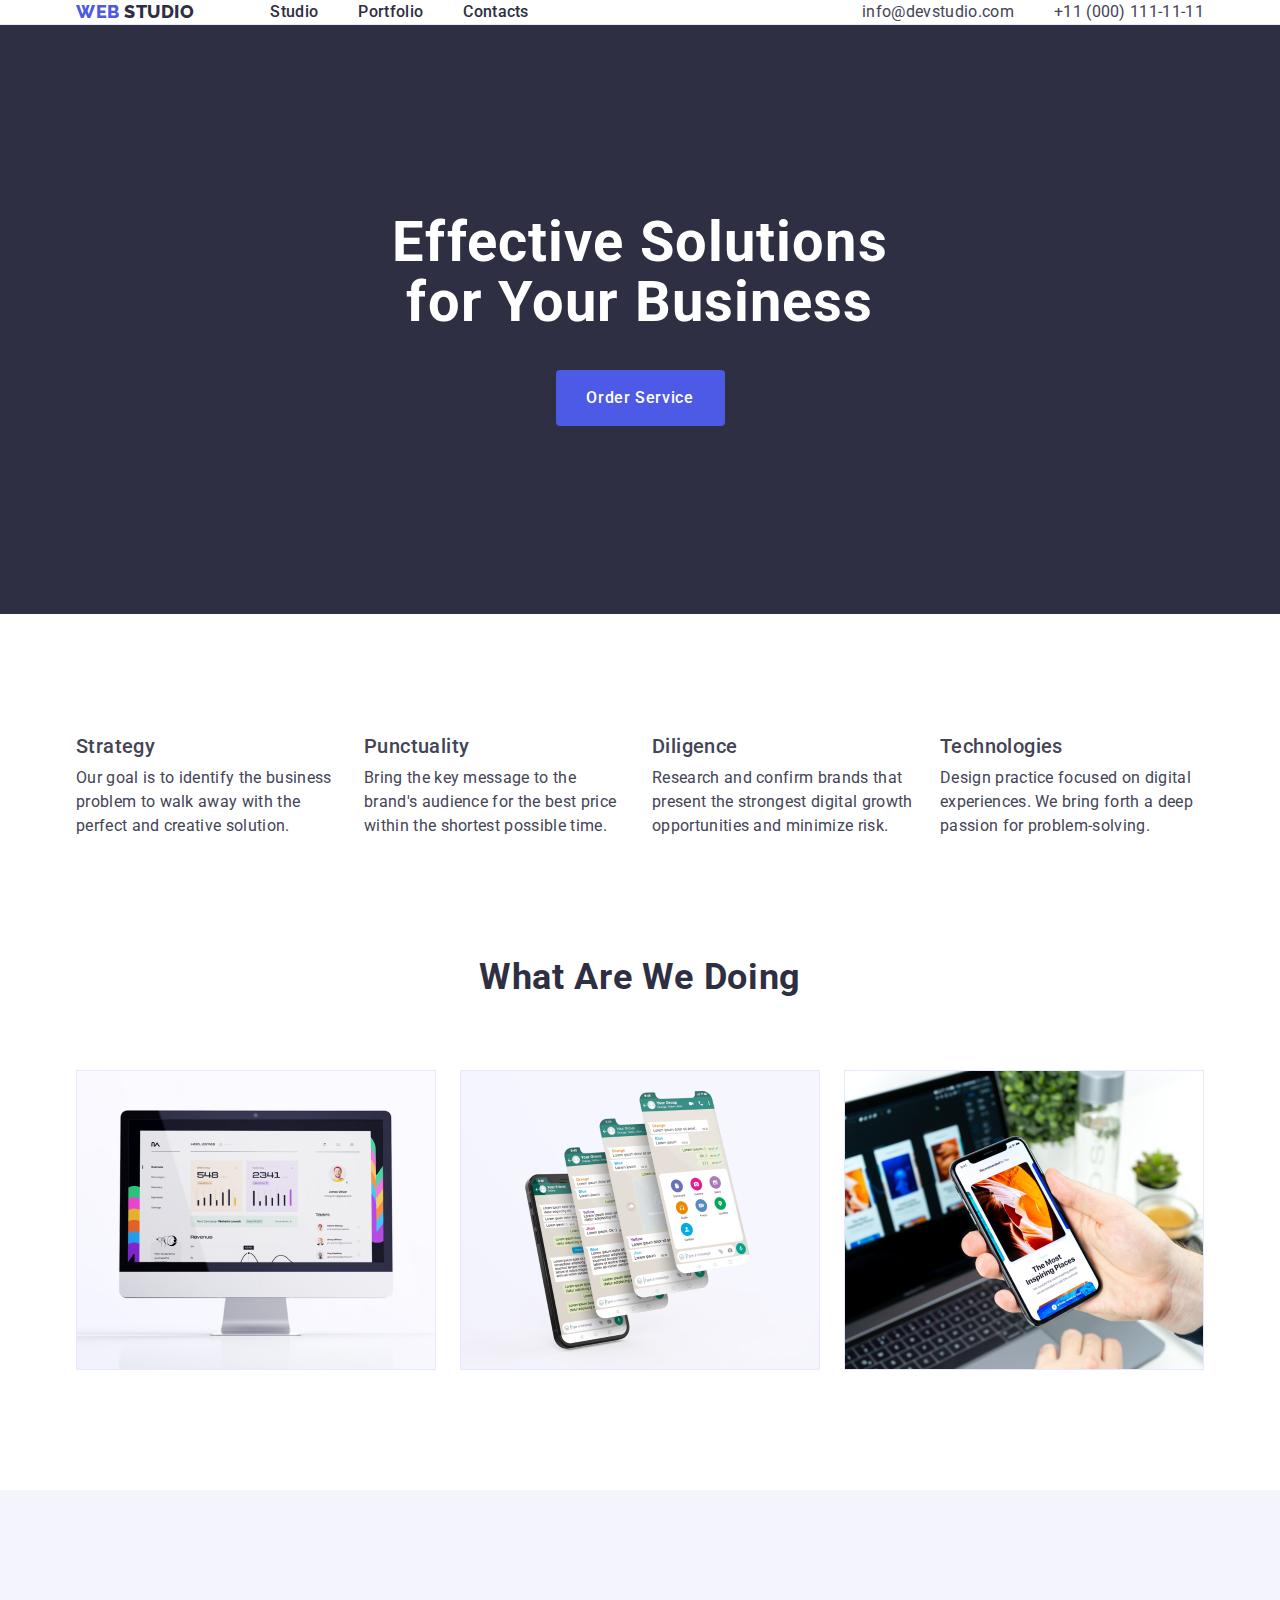
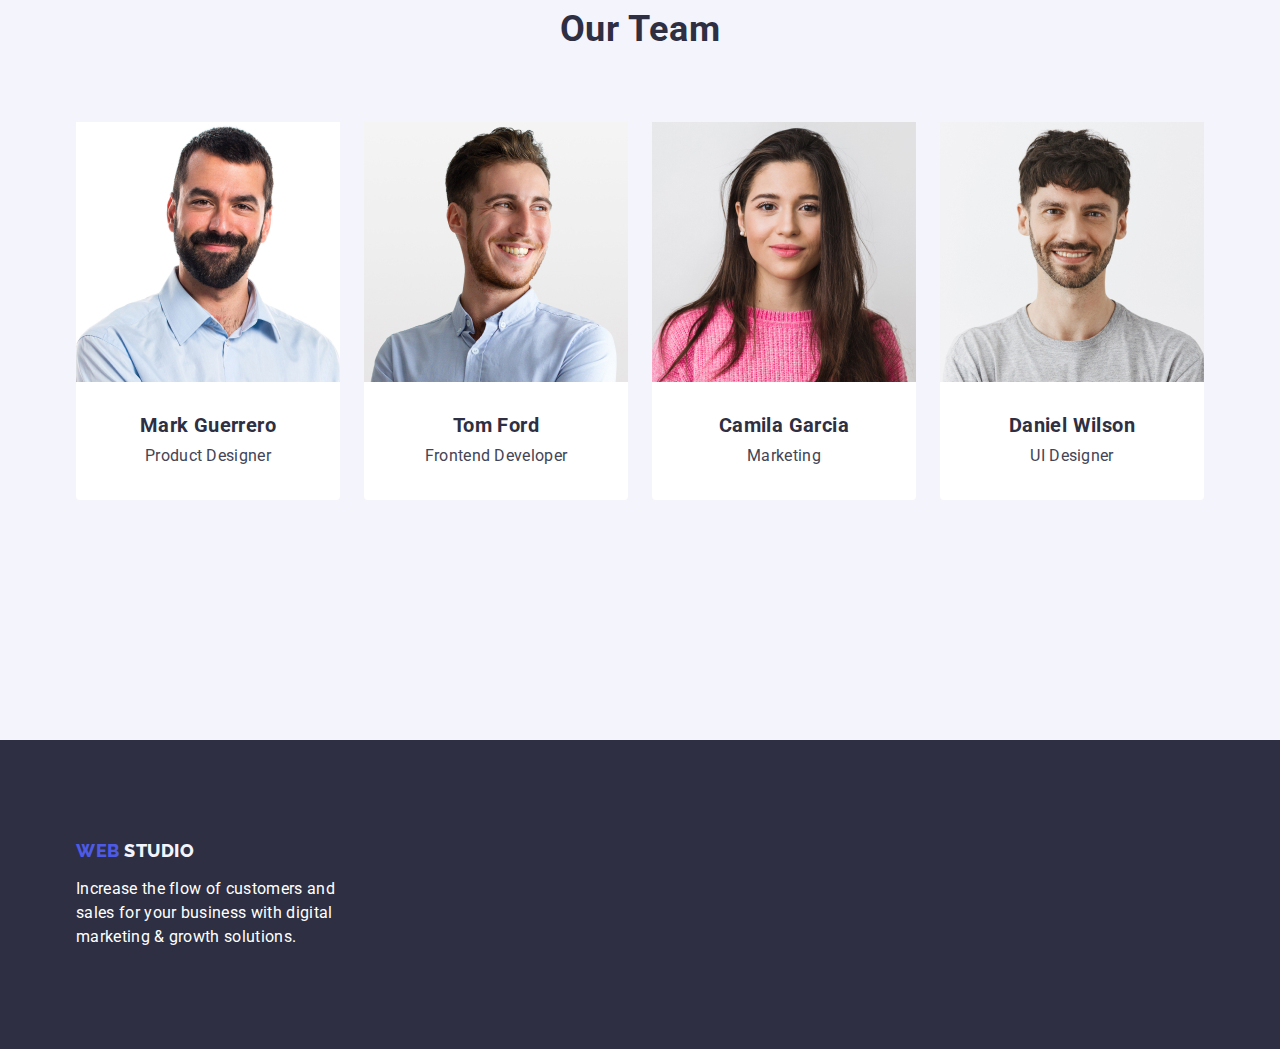
<file: index.html>
<!DOCTYPE html>
<html lang="en">
  <head>
    <meta charset="UTF-8" />
    <meta http-equiv="X-UA-Compatible" content="IE=edge" />
    <meta name="viewport" content="width=device-width, initial-scale=1.0" />
    <title>Webstudio</title>
    <link rel="preconnect" href="https://fonts.googleapis.com" />
    <link rel="preconnect" href="https://fonts.gstatic.com" crossorigin />
    <link
      href="https://fonts.googleapis.com/css2?family=Raleway:wght@800&family=Roboto:wght@400;500;700;900&display=swap"
      rel="stylesheet"
    />
    <link
      rel="stylesheet"
      href="https://cdnjs.cloudflare.com/ajax/libs/modern-normalize/1.1.0/modern-normalize.min.css"
    />
    <link rel="stylesheet" href="./css/styles.css" />
  </head>
  <body>
    <!-- Top line -->
    <header class="header">
      <div class="header-container container">
        <nav class="header-nav">
          <a href="./index.html" class="logo link"
            >Web <span class="logo-studio">Studio</span></a
          >
          <ul class="header-nav-list list">
            <li class="nav-item">
              <a href="./index.html" class="nav-list-link link">Studio</a>
            </li>
            <li class="nav-item">
              <a href="./portfolio.html" class="nav-list-link link"
                >Portfolio</a
              >
            </li>
            <li class="nav-item">
              <a href="" class="nav-list-link link">Contacts</a>
            </li>
          </ul>
        </nav>
        <address class="addres">
          <ul class="addres-auth list">
            <li class="auth-item">
              <a href="mailto:info@devstudio.com" class="aut-item-link link"
                >info@devstudio.com</a
              >
            </li>
            <li class="auth-item">
              <a href="tel:+110001111111" class="aut-item-link link"
                >+11 (000) 111-11-11</a
              >
            </li>
          </ul>
        </address>
      </div>
    </header>
    <!-- main content -->
    <main>
      <!-- Hero -->
      <section class="hero">
        <div class="container">
          <h1 class="hero-titel">Effective Solutions for Your Business</h1>
          <button type="button" class="btn-primary">Order Service</button>
        </div>
      </section>
      <!-- section 2 SKILLS -->
      <section class="skills">
        <div class="container">
          <h2 class="visually-hidden">skills</h2>
          <ul class="skills-list list">
            <li class="skills-item">
              <h3 class="title">Strategy</h3>
              <p class="text">
                Our goal is to identify the business problem to walk away with
                the perfect and creative solution.
              </p>
            </li>
            <li class="skills-item">
              <h3 class="title">Punctuality</h3>
              <p class="text">
                Bring the key message to the brand's audience for the best price
                within the shortest possible time.
              </p>
            </li>
            <li class="skills-item">
              <h3 class="title">Diligence</h3>
              <p class="text">
                Research and confirm brands that present the strongest digital
                growth opportunities and minimize risk.
              </p>
            </li>
            <li class="skills-item">
              <h3 class="title">Technologies</h3>
              <p class="text">
                Design practice focused on digital experiences. We bring forth a
                deep passion for problem-solving.
              </p>
            </li>
          </ul>
        </div>
      </section>
      <!-- Section 3 WORK -->
      <section class="work">
        <div class="container">
          <h2 class="work-title">What are we doing</h2>
          <ul class="work-list list">
            <li class="work-item">
              <img
                src="./images/pc.jpg"
                alt="pc"
                width="360"
                class="img-main"
              />
            </li>
            <li class="work-item">
              <img
                src="./images/tel.jpg"
                alt="telefon"
                width="360"
                class="img-main"
              />
            </li>
            <li class="work-item">
              <img
                src="./images/pc-tel.jpg"
                alt="pc-and-telefon"
                width="360"
                class="img-main"
              />
            </li>
          </ul>
        </div>
      </section>
      <!-- Section 4 OUR TEAM -->
      <section class="our-team">
        <div class="container">
          <h2 class="work-title">Our Team</h2>
          <ul class="our-team-list list">
            <li class="team-item">
              <img
                src="./images/MarkGuerrero.jpg"
                alt="photo"
                width="264"
                class="img-main"
              />
              <div class="team-name">
                <h3 class="name-title">Mark Guerrero</h3>
                <p class="text-team">Product Designer</p>
              </div>
            </li>
            <li class="team-item">
              <img
                src="./images/TomFord.jpg"
                alt="photo"
                width="264"
                class="img-main"
              />
              <div class="team-name">
                <h3 class="name-title">Tom Ford</h3>
                <p class="text-team">Frontend Developer</p>
              </div>
            </li>
            <li class="team-item">
              <img
                src="./images/CamilaGarcia.jpg"
                alt="photo"
                width="264"
                class="img-main"
              />
              <div class="team-name">
                <h3 class="name-title">Camila Garcia</h3>
                <p class="text-team">Marketing</p>
              </div>
            </li>
            <li class="team-item">
              <img
                src="./images/DaWils.jpg"
                alt="photo"
                width="264"
                class="img-main"
              />
              <div class="team-name">
                <h3 class="name-title">Daniel Wilson</h3>
                <p class="text-team">UI Designer</p>
              </div>
            </li>
          </ul>
        </div>
      </section>
    </main>
    <!-- Foother -->
    <footer class="footer">
      <div class="container">
        <a href="./index.html" class="footer-logo link"
          >Web <span class="foother-logo-studio">Studio</span></a
        >
        <p class="text-footer">
          Increase the flow of customers and sales for your business with
          digital marketing & growth solutions.
        </p>
      </div>
    </footer>
  </body>
</html>
</file>
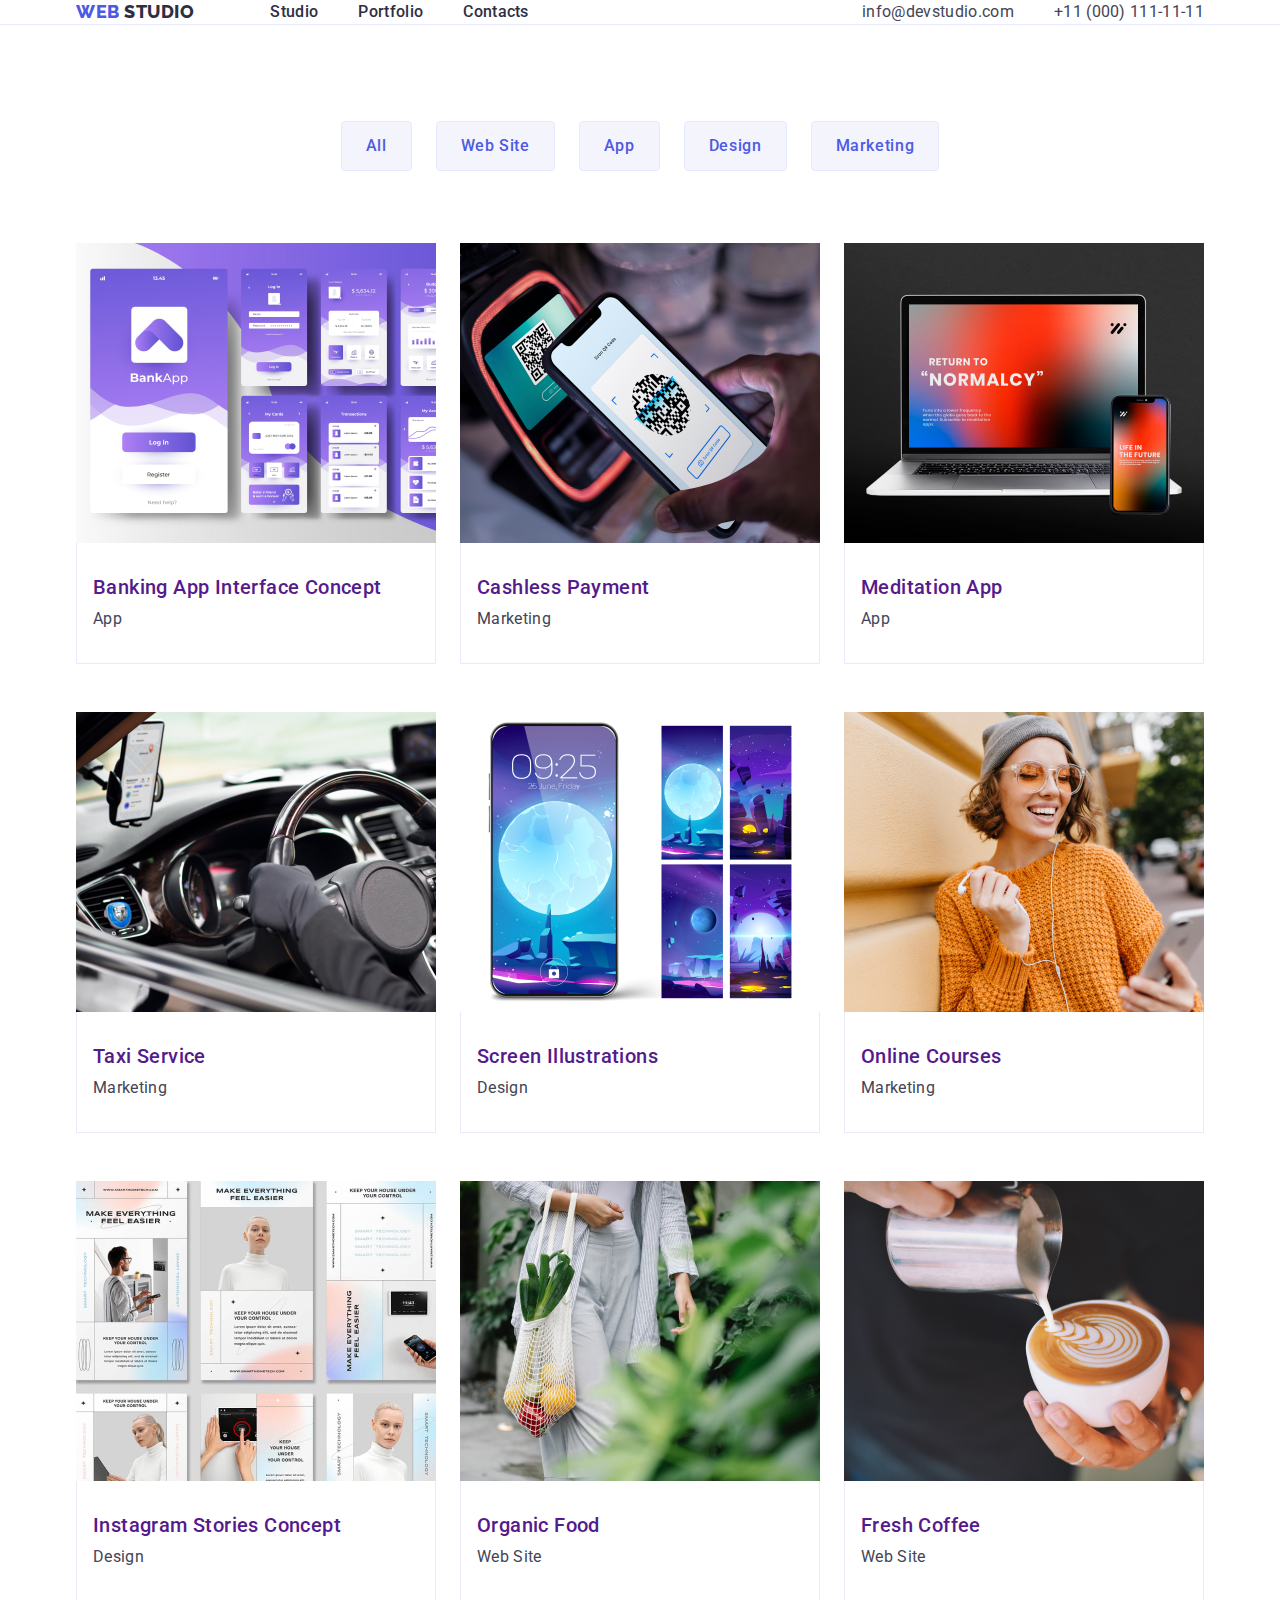
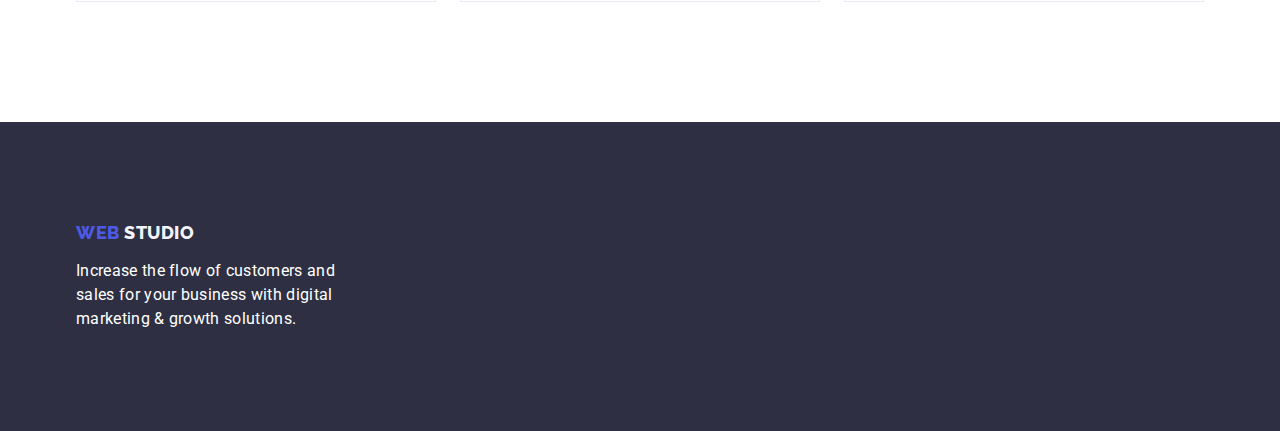
<file: portfolio.html>
<!DOCTYPE html>
<html lang="en">
  <head>
    <meta charset="UTF-8" />
    <meta http-equiv="X-UA-Compatible" content="IE=edge" />
    <meta name="viewport" content="width=device-width, initial-scale=1.0" />
    <title>Portfolio</title>
    <link rel="preconnect" href="https://fonts.googleapis.com" />
    <link rel="preconnect" href="https://fonts.gstatic.com" crossorigin />
    <link
      href="https://fonts.googleapis.com/css2?family=Raleway:wght@800&family=Roboto:wght@400;500;700;900&display=swap"
      rel="stylesheet"
    />
    <link
      rel="stylesheet"
      href="https://cdnjs.cloudflare.com/ajax/libs/modern-normalize/1.1.0/modern-normalize.min.css"
    />
    <link rel="stylesheet" href="./css/styles.css" />
  </head>
  <body>
    <!-- Top line -->
    <header class="header">
      <div class="header-container container">
        <nav class="header-nav">
          <a href="./index.html" class="logo link"
            >Web <span class="logo-studio">Studio</span></a
          >
          <ul class="header-nav-list list">
            <li class="nav-item">
              <a href="./index.html" class="nav-list-link link">Studio</a>
            </li>
            <li class="nav-item">
              <a href="./portfolio.html" class="nav-list-link link"
                >Portfolio</a
              >
            </li>
            <li class="nav-item">
              <a href="" class="nav-list-link link">Contacts</a>
            </li>
          </ul>
        </nav>
        <address>
          <ul class="addres-auth list">
            <li class="auth-item">
              <a href="mailto:info@devstudio.com" class="aut-item-link link"
                >info@devstudio.com</a
              >
            </li>
            <li class="auth-item">
              <a href="tel:+110001111111" class="aut-item-link link"
                >+11 (000) 111-11-11</a
              >
            </li>
          </ul>
        </address>
      </div>
    </header>
    <main>
      <!-- Filters -->
      <section class="page-portfolio">
        <div class="container">
          <h1 class="visually-hidden">navigator</h1>
          <ul class="filters-list list">
            <li class="filters-item link">
              <button type="button" class="btn-secondary">All</button>
            </li>
            <li class="filters-item link">
              <button type="button" class="btn-secondary">Web Site</button>
            </li>
            <li class="filters-item link">
              <button type="button" class="btn-secondary">App</button>
            </li>
            <li class="filters-item link">
              <button type="button" class="btn-secondary">Design</button>
            </li>
            <li class="filters-item link link">
              <button type="button" class="btn-secondary">Marketing</button>
            </li>
          </ul>

          <!-- APP -->
          <ul class="app-servis-buy list">
            <li class="app-item">
              <a href="" class="app-item-link link"
                ><img
                  src="./images/banking.jpg"
                  alt="Banking-App"
                  class="img-main"
                />
                <div class="container-img">
                  <h2 class="portfolio-title">Banking App Interface Concept</h2>
                  <p class="portfolio-text">App</p>
                </div>
              </a>
            </li>
            <li class="app-item">
              <a href="" class="app-item-link link">
                <img
                  src="./images/cashless.jpg"
                  alt="Cashless-Payment"
                  class="img-main"
                />
                <div class="container-img">
                  <h2 class="portfolio-title">Cashless Payment</h2>
                  <p class="portfolio-text">Marketing</p>
                </div>
              </a>
            </li>
            <li class="app-item">
              <a href="" class="app-item-link link">
                <img
                  src="./images/meditation.jpg"
                  alt="Meditaion-App"
                  class="img-main"
                />
                <div class="container-img">
                  <h2 class="portfolio-title">Meditation App</h2>
                  <p class="portfolio-text">App</p>
                </div>
              </a>
            </li>
            <!-- Servis -->
            <li class="app-item">
              <a href="" class="app-item-link link">
                <img
                  src="./images/taxi.jpg"
                  alt="Taxi-Service"
                  class="img-main"
                />
                <div class="container-img">
                  <h2 class="portfolio-title">Taxi Service</h2>
                  <p class="portfolio-text">Marketing</p>
                </div>
              </a>
            </li>
            <li class="app-item">
              <a href="" class="app-item-link link">
                <img
                  src="./images/screen.jpg"
                  alt="Screen-Illustrations"
                  class="img-main"
                />
                <div class="container-img">
                  <h2 class="portfolio-title">Screen Illustrations</h2>
                  <p class="portfolio-text">Design</p>
                </div>
              </a>
            </li>
            <li class="app-item">
              <a href="" class="app-item-link link">
                <img
                  src="./images/onlcurse.jpg"
                  alt="Online-Courses"
                  class="img-main"
                />
                <div class="container-img">
                  <h2 class="portfolio-title">Online Courses</h2>
                  <p class="portfolio-text">Marketing</p>
                </div>
              </a>
            </li>
            <!-- Buy -->
            <li class="app-item">
              <a href="" class="app-item-link link">
                <img
                  src="./images/insta.jpg"
                  alt="Instagram-Stories"
                  class="img-main"
                />
                <div class="container-img">
                  <h2 class="portfolio-title">Instagram Stories Concept</h2>
                  <p class="portfolio-text">Design</p>
                </div>
              </a>
            </li>
            <li class="app-item">
              <a href="" class="app-item-link link">
                <img
                  src="./images/organic.jpg"
                  alt="Organic-Food"
                  class="img-main"
                />
                <div class="container-img">
                  <h2 class="portfolio-title">Organic Food</h2>
                  <p class="portfolio-text">Web Site</p>
                </div>
              </a>
            </li>
            <li class="app-item">
              <a href="" class="app-item-link link">
                <img
                  src="./images/coffe.jpg"
                  alt="Fresh-Coffee"
                  class="img-main"
                />
                <div class="container-img">
                  <h2 class="portfolio-title">Fresh Coffee</h2>
                  <p class="portfolio-text">Web Site</p>
                </div>
              </a>
            </li>
          </ul>
        </div>
      </section>
    </main>
    <!-- Footer -->
    <footer class="footer">
      <div class="container">
        <a href="./index.html" class="footer-logo link"
          >Web <span class="foother-logo-studio">Studio</span></a
        >
        <p class="text-footer">
          Increase the flow of customers and sales for your business with
          digital marketing & growth solutions.
        </p>
      </div>
    </footer>
  </body>
</html>
</file>
<file: css/styles.css>
/* html {
  box-sizing: border-box;
}
*,
*::before,
*::after {
  box-sizing: inherit;
} */

:root {
  --primary-text-color: rgba(67, 68, 85, 1);
  --title-text-color: #2e2f42;
  --accent-site-color: #2e2f42;
  --acent-focus-color: #404bbf;
  --acent-auth-color: #434455;
  --border-btn-color: #e7e9fc;
}
body {
  background-color: #ffffff;
  font-family: "Roboto", sans-serif;
  color: var(--primary-text-color);
  text-decoration: none;
  margin: 0;
}
ul {
  list-style: none;
}
.list {
  padding: 0;
  margin: 0;
}
.link {
  text-decoration: none;
  padding: 0;
  margin: 0;
}

.img-main {
  display: block;
}
/* TOP_LINE */
/* LOGO-STUDIO */
.logo {
  display: inline-block;
  margin-right: 76px;
  text-decoration: none;
  font-family: "Raleway", sans-serif;
  font-weight: 800;
  font-size: 18px;
  line-height: 1.17;
  letter-spacing: 0.03em;
  text-transform: uppercase;
}
.logo.link {
  color: #4d5ae5;
}
.logo-studio {
  color: #2e2f42;
}

/* main nav */
.main-nav {
  display: flex;
  align-items: center;
}
.header-nav {
  display: flex;
  align-items: center;
  text-align: center;
}

/* Site nav */
.header-nav-list {
  display: flex;
  gap: 40px;
}

.nav-list-link {
  padding: 24px 0;

  color: var(--accent-site-color);
  size: 12px;
  line-height: 16px;
  text-decoration: none;
  font-weight: 500;
  line-height: 1.5;
  letter-spacing: 0.02em;
  font-style: normal;
  list-style: none;
}

.nav-list-link:hover,
.nav-list-link:focus {
  color: var(--acent-focus-color);
}
.header {
  border-bottom: 1px solid #e7e9fc;
}
/* AUT_NAV */
.addres-auth {
  display: flex;

  gap: 40px;
}

.aut-item-link {
  color: var(--acent-auth-color);
  size: 12px;
  line-height: 16px;
  text-decoration: none;
  line-height: 1.5;
  letter-spacing: 0.02em;
  font-style: normal;
  list-style: none;
}
.aut-item-link:hover,
.aut-item-link:focus {
  color: var(--acent-focus-color);
}
.header-container {
  display: flex;
  justify-content: space-between;
}

.container {
  width: 1158px;
  padding: 0 15px;
  margin: 0 auto;
}

/* Hero */
.hero {
  padding: 188px 0;
  text-align: center;
  background-color: #2e2f42;
}
.hero-titel {
  max-width: 496px;
  margin-left: auto;
  margin-right: auto;
  margin-top: 0;

  color: #ffffff;
  font-size: 56px;
  line-height: 1.07;
  text-align: center;
  letter-spacing: 0.02em;
  line-height: 1.07;
}

.btn-primary {
  display: block;
  min-width: 169px;
  margin-left: auto;
  margin-right: auto;
  height: 56px;
  border: none;
  border-radius: 4px;

  font-family: "Roboto", sans-serif;
  font-weight: 500;
  line-height: 1.5;
  letter-spacing: 0.04em;
  cursor: pointer;
  color: #ffffff;
  background-color: #4d5ae5;
}

.btn-primary:hover,
.btn-primary:focus {
  background-color: #404bbf;
}
/* Skills-sect 2*/
.skills {
  padding: 120px 0;
}
.skills-list {
  display: flex;

  gap: 24px;
}
.skills-item {
  width: calc((100% - 72px) / 4);
}

/* WORK-SECT 3*/
.work {
  padding-bottom: 120px;
}
.work-list {
  display: flex;
  padding: 0;
  gap: 24px;
}

.work-item {
  width: calc((100% - 48px) / 3);
}

.work-title {
  margin-bottom: 72px;
  margin-top: 0;
  text-align: center;
  color: var(--title-text-color);
  font-size: 36px;
  line-height: 1.11;
  letter-spacing: 0.02em;
  text-transform: capitalize;
}
/* OUR TEAM SECT 4*/
.our-team {
  padding: 120px 0;
  background-color: #f4f4fd;
}
.team-name {
  padding: 32px 16px;
}
.our-team-list {
  display: flex;
  padding: 0 0 120px 0;
  gap: 24px;
}
.team-item {
  width: calc((100% - 72px) / 4);
  border-radius: 0px 0px 4px 4px;
  background-color: #ffffff;
}
.name-title {
  margin: 0;
  margin-bottom: 8px;
  text-align: center;
  color: var(--title-text-color);
  font-size: 20px;
  line-height: 1.11;
  letter-spacing: 0.02em;
  text-transform: capitalize;
}
.text-team {
  margin-top: 0;
  margin-bottom: 0px;
  text-align: center;

  font-size: 16px;
  line-height: 1.5;
  letter-spacing: 0.02em;
  color: #434455;
}

/* PORTFOLIO */
.page-portfolio {
  padding: 96px 0 120px;
}

.portfolio-title {
  margin: 0;

  margin-bottom: 8px;
  line-height: 1.2;
  letter-spacing: 0.02em;
  font-weight: 500;
  font-size: 20px;
  list-style: none;
}
.portfolio-text {
  margin: 0;
  font-size: 16px;
  line-height: 1.5;
  letter-spacing: 0.02em;
  color: #434455;
}
/* FILTER-list PORTFOLIO */
.filters-list {
  display: flex;
  justify-content: center;
  gap: 24px;
  margin-bottom: 72px;
}
/* BUTTON */
.button.list {
  list-style: none;
}
.btn-secondary {
  padding: 12px 24px;
  border: 1px solid var(--border-btn-color);
  border-radius: 4px;

  font-family: "Roboto", sans-serif;
  font-weight: 500;
  line-height: 1.5;
  letter-spacing: 0.04em;
  font-size: 16px;
  line-height: 24px;
  cursor: pointer;
  color: #4d5ae5;
  background-color: #f4f4fd;
}
.btn-secondary:hover,
.btn-secondary:focus {
  border: 1px solid transparent;
  color: #ffffff;
  background-color: #404bbf;
}

/* PORTFOLIO_main */
.app-servis-buy {
  display: flex;
  flex-wrap: wrap;

  column-gap: 24px;
  row-gap: 48px;
}
.app-item {
  width: calc((100% - 48px) / 3);
}

.container-img {
  padding: 32px 16px;
  border: 1px solid var(--border-btn-color);
  border-top: none;
}

/* FOOTER */
.footer {
  padding: 100px 0;
  background-color: #2e2f42;
}
.footer-logo {
  display: inline-block;
  margin-right: 76px;
  margin-bottom: 16px;
  padding-right: 0;
  text-decoration: none;
  font-family: "Raleway", sans-serif;
  font-weight: 800;
  font-size: 18px;
  line-height: 1.17;
  letter-spacing: 0.03em;
  text-transform: uppercase;
}
.foother-logo-studio {
  padding-left: 0;
}
.footer-logo.link {
  color: #4d5ae5;
}
.footer-logo .foother-logo-studio {
  display: inline-block;
  color: #f4f4fd;
}

.text-footer {
  max-width: 264px;
  font-size: 16px;
  line-height: 1.5;
  letter-spacing: 0.02em;
  color: #ffffff;
  margin: 0;
}

/* TEXT */

.title {
  margin-top: 0;
  margin-bottom: 8px;
  text-align: left;

  line-height: 1.2;
  letter-spacing: 0.02em;
  font-weight: 500;
  font-size: 20px;
  list-style: none;
}
.text {
  margin-top: 0;
  margin-bottom: 0px;

  font-size: 16px;
  line-height: 1.5;
  letter-spacing: 0.02em;
  color: #434455;
}
.visually-hidden {
  position: absolute;
  width: 1px;
  height: 1px;
  margin: -1px;
  border: 0;
  padding: 0;

  white-space: nowrap;
  clip-path: inset(100%);
  clip: rect(0 0 0 0);
  overflow: hidden;
}

/* page portfolio */
</file>
